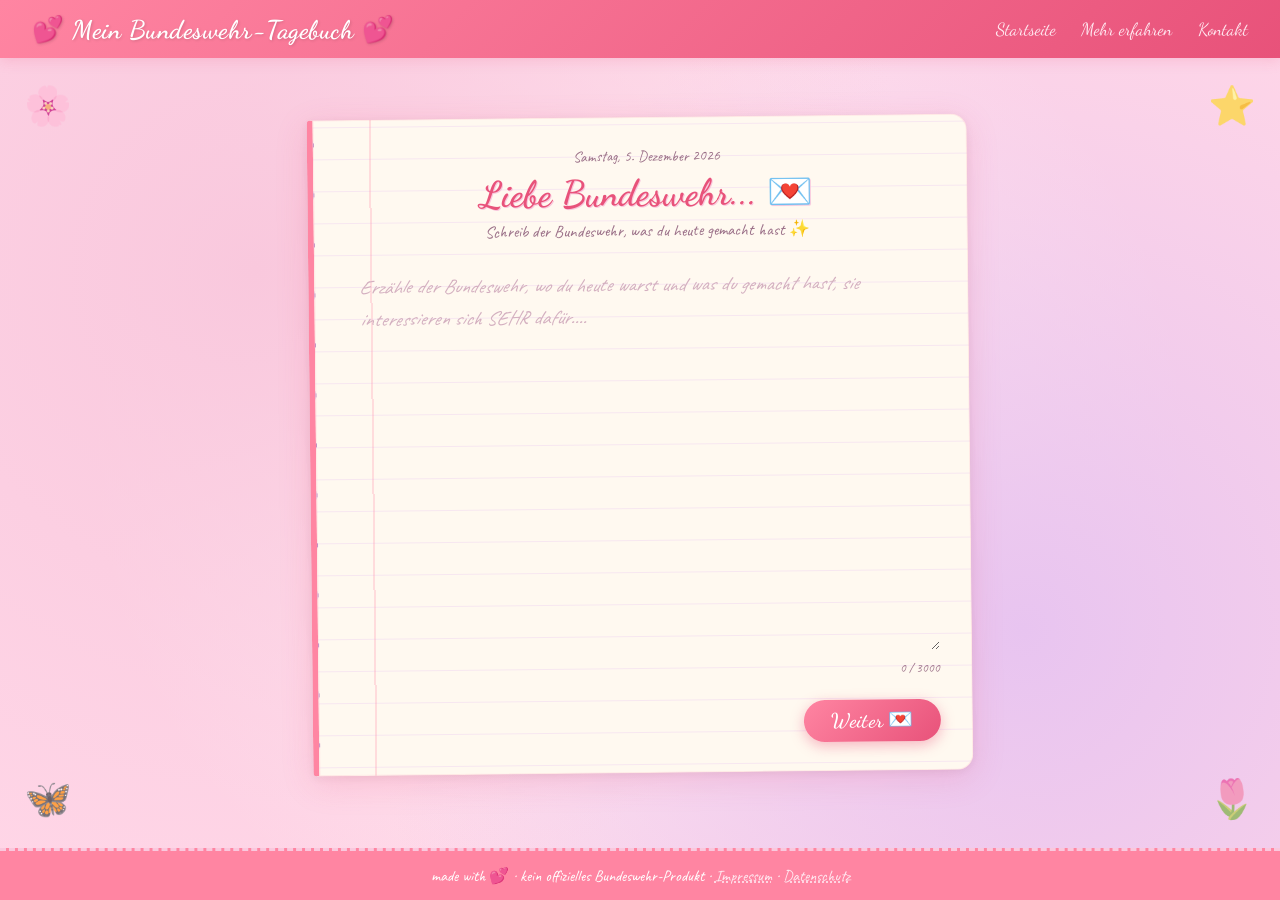
<file: index.html>
<!DOCTYPE html>
<html lang="de">
<head>
  <meta charset="UTF-8" />
  <meta name="viewport" content="width=device-width, initial-scale=1.0" />
  <title>Liebe Bundeswehr 💕</title>
  <link rel="stylesheet" href="style.css" />
</head>
<body>

  <!-- ═══════════════════════════ NAV ═══════════════════════════ -->
  <nav class="site-nav">
    <span class="nav-logo">💕 Mein Bundeswehr-Tagebuch 💕</span>
    <ul class="nav-links">
      <li><a href="/">Startseite</a></li>
      <li><a href="/about">Mehr erfahren</a></li>
      <li><a href="https://www.be.linksjugend-solid.de/basisgruppen_/">Kontakt</a></li>
    </ul>
  </nav>

  <!-- ═══════════════════════════ MAIN ═══════════════════════════ -->
  <main class="main-content">

    <!-- Decorative doodles -->
    <span class="doodle doodle-tl">🌸</span>
    <span class="doodle doodle-tr">⭐</span>
    <span class="doodle doodle-bl">🦋</span>
    <span class="doodle doodle-br">🌷</span>

    <!-- ───── STEP 1: Diary Entry ───── -->
    <section id="step-entry" class="diary-card">
      <div class="diary-header">
        <span class="diary-date" id="diary-date"></span>
        <h1 class="diary-title">Liebe Bundeswehr...&nbsp;💌</h1>
        <p class="diary-subtitle">Schreib der Bundeswehr, was du heute gemacht hast&nbsp;✨</p>
      </div>

      <div class="diary-lines">
        <label for="diary-text" class="sr-only">Dein Tagebucheintrag</label>
        <textarea
          id="diary-text"
          class="diary-textarea"
          rows="12"
          placeholder="Erzähle der Bundeswehr, wo du heute warst und was du gemacht hast, sie interessieren sich SEHR dafür...."
          maxlength="3000"
        ></textarea>
        <div class="char-counter"><span id="char-count">0</span> / 3000</div>
      </div>

      <div class="card-actions">
        <button class="btn btn-primary" id="btn-next">
          Weiter&nbsp;💌
        </button>
      </div>
    </section>

    <!-- ───── STEP 2: Location Picker ───── -->
    <section id="step-location" class="diary-card hidden">
      <div class="diary-header">
        <h2 class="diary-title">An welches Karrierecenter?&nbsp;📍</h2>
        <p class="diary-subtitle">Wähle das nächste Bundeswehr-Karrierecenter in deiner Nähe&nbsp;🗺️</p>
      </div>

      <div class="location-block">
        <button class="btn btn-geo" id="btn-geo">
          📍 Nächstes automatisch finden
        </button>
        <p class="geo-status" id="geo-status"></p>

        <label for="center-select" class="select-label">Oder selbst wählen:</label>
        <select id="center-select" class="diary-select">
          <option value="" disabled selected>— Karrierecenter wählen —</option>
        </select>

        <div class="selected-info hidden" id="selected-info">
          <p>📬 E-Mail-Adresse: <strong id="selected-email"></strong></p>
        </div>
      </div>

      <div class="card-actions">
        <button class="btn btn-secondary" id="btn-back">
          ← Zurück
        </button>
        <button class="btn btn-primary" id="btn-send" disabled>
          Absenden&nbsp;💌
        </button>
      </div>
    </section>

    <!-- ───── STEP 3: Confirmation ───── -->
    <section id="step-done" class="diary-card hidden">
      <div class="diary-header">
        <div class="success-heart">💖</div>
        <h2 class="diary-title">E-Mail wird geöffnet!</h2>
        <p class="diary-subtitle">
          Dein E-Mail-Programm sollte sich gleich öffnen.<br />
          Klicke dort auf <em>Senden</em> um deinen Eintrag abzuschicken&nbsp;✉️
        </p>
      </div>
      <div class="card-actions">
        <button class="btn btn-secondary" id="btn-restart">
          🌸 Neuen Eintrag schreiben
        </button>
      </div>
    </section>

  </main>

  <!-- ═══════════════════════════ FOOTER ═══════════════════════════ -->
  <footer class="site-footer">
    <p class="footer-note">
      made with 💕 · kein offizielles Bundeswehr-Produkt · <a href="#">Impressum</a> · <a href="#">Datenschutz</a>
    </p>
  </footer>

  <script src="script.js"></script>
</body>
</html>
</file>
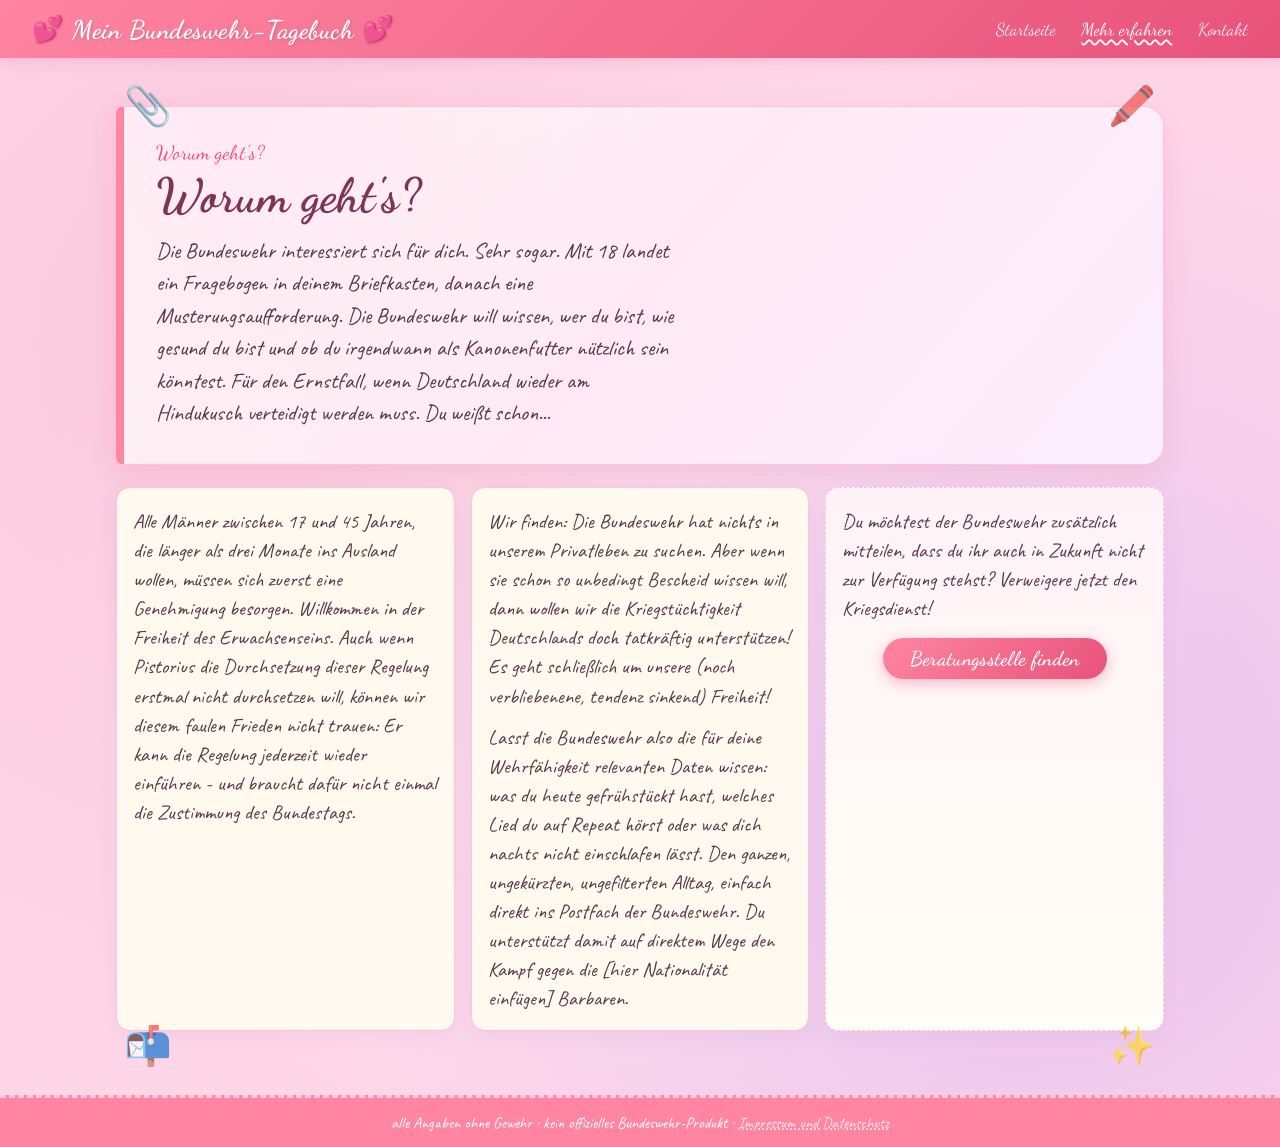
<file: about/index.html>
<!DOCTYPE html>
<html lang="de">

<head>
  <meta charset="UTF-8">
  <meta name="viewport" content="width=device-width, initial-scale=1.0">
  <title>Worum geht's</title>
  <link rel="stylesheet" href="../style.css" />

</head>

<body>
  <nav class="site-nav">
    <span class="nav-logo">💕 Mein Bundeswehr-Tagebuch 💕</span>
    <ul class="nav-links">
      <li><a href="/">Startseite</a></li>
      <li><a href="/about" aria-current="page">Mehr erfahren</a></li>
      <li><a href="https://www.be.linksjugend-solid.de/basisgruppen_/" target="_blank" rel="noopener noreferrer">Kontakt</a></li>
    </ul>
  </nav>

  <main class="about-main">
    <span class="doodle doodle-tl" aria-hidden="true">📎</span>
    <span class="doodle doodle-tr" aria-hidden="true">🖍️</span>
    <span class="doodle doodle-bl" aria-hidden="true">📬</span>
    <span class="doodle doodle-br" aria-hidden="true">✨</span>

    <section class="about-hero">
      <p class="about-kicker">Worum geht's?</p>
      <h1 class="about-title">Worum geht's?</h1>
      <p class="about-lead">Die Bundeswehr interessiert sich für dich. Sehr sogar. Mit 18 landet ein Fragebogen in deinem Briefkasten, danach
      eine Musterungsaufforderung. Die Bundeswehr will wissen, wer du bist, wie gesund du bist und ob du irgendwann als
      Kanonenfutter nützlich sein könntest. Für den Ernstfall, wenn Deutschland wieder am Hindukusch verteidigt werden
      muss. Du weißt schon...</p>
    </section>

    <section class="about-grid">
      <article class="about-card">
        <p>Alle Männer zwischen 17 und 45 Jahren, die länger als drei Monate ins Ausland wollen, müssen sich zuerst eine
      Genehmigung besorgen. Willkommen in der Freiheit des Erwachsenseins. Auch wenn Pistorius die Durchsetzung dieser
      Regelung erstmal nicht durchsetzen will, können wir diesem faulen Frieden nicht trauen: Er kann die Regelung
      jederzeit wieder einführen - und braucht dafür nicht einmal die Zustimmung des Bundestags.</p>
      </article>

      <article class="about-card">
        <p>Wir finden: Die Bundeswehr hat nichts in unserem Privatleben zu suchen. Aber wenn sie schon so unbedingt Bescheid
      wissen will, dann wollen wir die Kriegstüchtigkeit Deutschlands doch tatkräftig unterstützen! Es geht schließlich
      um unsere (noch verbliebenene, tendenz sinkend) Freiheit!</p>
       <p>Lasst die Bundeswehr also die für deine Wehrfähigkeit relevanten Daten wissen: was du heute gefrühstückt hast,
      welches Lied du auf Repeat hörst oder was dich nachts nicht einschlafen lässt. Den ganzen, ungekürzten,
      ungefilterten Alltag, einfach direkt ins Postfach der Bundeswehr. Du unterstützt damit auf direktem Wege den Kampf
      gegen die [hier Nationalität einfügen] Barbaren. </p>
      </article>

      <article class="about-card about-card-highlight">
       
        <p>Du möchtest der Bundeswehr zusätzlich mitteilen, dass du ihr auch in Zukunft nicht zur Verfügung stehst? Verweigere jetzt den Kriegsdienst!</p>
        <a class="btn btn-primary about-cta-btn" href="https://www.faqwehrpflicht.de/#:~:text=Beratungsstellen in deiner Nähe">Beratungsstelle finden</a>
      </article>
    </section>
  </main>
  <footer class="site-footer">
    <p class="footer-note">
      alle Angaben ohne Gewehr · kein offizielles Bundeswehr-Produkt · <a href="https://www.be.linksjugend-solid.de/impressum/">Impressum und Datenschutz</a></p>
  </footer>
</body>

</html>
</file>
<file: style.css>
/* ═══════════════════════════════════════════════════
   LIEBES TAGEBUCH 💕 — Stylesheet
   Palette:
     cream:    #FFF9F0
     pink:     #FFD6E7
     rose:     #FF85A2
     raspberry:#E8527A
     lavender: #E8C4F0
     purple:   #C28FC5
     text:     #5A3A4A
   ═══════════════════════════════════════════════════ */

@font-face {
  font-family: 'Caveat';
  src: url('assets/fonts/Caveat/Caveat-VariableFont_wght.ttf') format('truetype');
  font-weight: 400 700;
  font-style: normal;
  font-display: swap;
}

@font-face {
  font-family: 'Dancing Script';
  src: url('assets/fonts/Dancing_Script/DancingScript-VariableFont_wght.ttf') format('truetype');
  font-weight: 400 700;
  font-style: normal;
  font-display: swap;
}

/* ─── Reset & Base ─── */
*, *::before, *::after {
  box-sizing: border-box;
  margin: 0;
  padding: 0;
}

:root {
  --cream:     #FFF9F0;
  --pink:      #FFD6E7;
  --rose:      #FF85A2;
  --raspberry: #E8527A;
  --lavender:  #E8C4F0;
  --purple:    #C28FC5;
  --text:      #5A3A4A;
  --text-muted:#9B7088;
  --shadow:    rgba(232, 82, 122, 0.18);
  --line-gap:  32px;
}

html {
  font-size: 16px;
}

body {
  font-family: 'Caveat', cursive;
  color: var(--text);
  background-color: var(--pink);
  /* Subtle scattered hearts via SVG data URI */
  background-image:
    radial-gradient(circle at 20% 30%, #f9c8dd 0%, transparent 55%),
    radial-gradient(circle at 80% 70%, var(--lavender) 0%, transparent 55%),
    radial-gradient(circle at 50% 50%, #fff0f6 0%, transparent 70%);
  min-height: 100vh;
  display: flex;
  flex-direction: column;
}

/* Utility */
.hidden { display: none !important; }
.sr-only {
  position: absolute;
  width: 1px; height: 1px;
  padding: 0; margin: -1px;
  overflow: hidden;
  clip: rect(0,0,0,0);
  white-space: nowrap;
  border: 0;
}

/* ─── Navigation ─── */
.site-nav {
  background: linear-gradient(135deg, var(--rose) 0%, var(--raspberry) 100%);
  padding: 0.85rem 2rem;
  display: flex;
  align-items: center;
  justify-content: space-between;
  box-shadow: 0 3px 12px var(--shadow);
  position: sticky;
  top: 0;
  z-index: 100;
}

.nav-logo {
  font-family: 'Dancing Script', cursive;
  font-size: 1.6rem;
  font-weight: 700;
  color: #fff;
  letter-spacing: 0.5px;
  text-shadow: 1px 1px 3px rgba(0,0,0,0.15);
}

.nav-links {
  list-style: none;
  display: flex;
  gap: 1.6rem;
}

.nav-links a {
  font-family: 'Dancing Script', cursive;
  font-size: 1.1rem;
  color: #ffe8f0;
  text-decoration: none;
  transition: color 0.2s;
}

.nav-links a:hover {
  color: #fff;
  text-decoration: underline wavy 1.5px;
}

.nav-links a[aria-current='page'] {
  color: #fff;
  text-decoration: underline wavy 1.5px;
  text-underline-offset: 4px;
}

/* ─── Main Content ─── */
.main-content {
  flex: 1;
  display: flex;
  align-items: center;
  justify-content: center;
  padding: 3rem 1rem 4rem;
  position: relative;
}

/* Floating decorative doodles */
.doodle {
  position: absolute;
  font-size: 2.4rem;
  user-select: none;
  pointer-events: none;
  animation: float 4s ease-in-out infinite;
  opacity: 0.7;
}
.doodle-tl { top: 1.5rem;   left: 1.5rem;  animation-delay: 0s; }
.doodle-tr { top: 1.5rem;   right: 1.5rem; animation-delay: 1s; }
.doodle-bl { bottom: 1.5rem; left: 1.5rem; animation-delay: 2s; }
.doodle-br { bottom: 1.5rem; right: 1.5rem; animation-delay: 3s; }

@keyframes float {
  0%, 100% { transform: translateY(0); }
  50%       { transform: translateY(-10px); }
}

/* ─── Diary Card ─── */
.diary-card {
  background: var(--cream);
  width: 100%;
  max-width: 660px;
  border-radius: 4px 16px 16px 4px;
  box-shadow:
    0 8px 32px var(--shadow),
    0 2px 8px rgba(0,0,0,0.06),
    inset 0 0 0 1px rgba(255,133,162,0.15);
  transform: rotate(-0.6deg);
  overflow: hidden;
  position: relative;

  /* Left "spine" strip */
  border-left: 6px solid var(--rose);

  /* Ruled lines via background */
  background-image:
    /* Margin line (pink) */
    linear-gradient(90deg, transparent 56px, #ff85a240 56px, #ff85a240 58px, transparent 58px),
    /* Horizontal rules */
    repeating-linear-gradient(
      to bottom,
      transparent 0px,
      transparent calc(var(--line-gap) - 1px),
      #e8c4f055 calc(var(--line-gap) - 1px),
      #e8c4f055 var(--line-gap)
    );
  background-size: 100% 100%, 100% var(--line-gap);
  background-position: 0 0, 0 72px;
}

/* Pink binding holes along the left */
.diary-card::before {
  content: '';
  position: absolute;
  left: -14px;
  top: 0; bottom: 0;
  width: 20px;
  background-image: radial-gradient(circle, #c28fc5 5px, transparent 5px);
  background-size: 20px 50px;
  background-repeat: repeat-y;
}

/* ─── Diary Header ─── */
.diary-header {
  padding: 1.8rem 2rem 0.5rem 2.8rem;
  text-align: center;
}

.diary-date {
  font-family: 'Caveat', cursive;
  font-size: 0.95rem;
  color: var(--text-muted);
  display: block;
  margin-bottom: 0.3rem;
}

.diary-title {
  font-family: 'Dancing Script', cursive;
  font-size: 2.3rem;
  font-weight: 700;
  color: var(--raspberry);
  line-height: 1.2;
  text-shadow: 1px 1px 0 #f9c8dd;
}

.diary-subtitle {
  font-size: 1.05rem;
  color: var(--text-muted);
  margin-top: 0.35rem;
}

/* ─── Textarea ─── */
.diary-lines {
  padding: 1rem 2rem 0 2.8rem;
  position: relative;
}

.diary-textarea {
  width: 100%;
  min-height: 300px;
  background: transparent;
  border: none;
  outline: none;
  resize: vertical;
  font-family: 'Caveat', cursive;
  font-size: 1.25rem;
  line-height: var(--line-gap);
  color: var(--text);
  padding: 0;
  /* Align text to the ruled lines */
  padding-top: 4px;
  caret-color: var(--raspberry);
}

.diary-textarea::placeholder {
  color: #d4b0c0;
  font-style: italic;
}

.char-counter {
  font-size: 0.8rem;
  color: var(--text-muted);
  text-align: right;
  margin-top: 0.3rem;
}

/* ─── Location Block ─── */
.location-block {
  padding: 1.2rem 2rem 0.5rem 2.8rem;
  display: flex;
  flex-direction: column;
  gap: 0.9rem;
}

.btn-geo {
  align-self: flex-start;
}

.geo-status {
  font-size: 0.95rem;
  color: var(--purple);
  min-height: 1.2em;
}

.select-label {
  font-size: 1.1rem;
  color: var(--text-muted);
}

.diary-select {
  font-family: 'Caveat', cursive;
  font-size: 1.1rem;
  color: var(--text);
  background: #fff;
  border: 2px solid var(--lavender);
  border-radius: 12px;
  padding: 0.5rem 1rem;
  cursor: pointer;
  transition: border-color 0.2s, box-shadow 0.2s;
  outline: none;
}

.diary-select:focus {
  border-color: var(--rose);
  box-shadow: 0 0 0 3px #ff85a230;
}

.selected-info {
  background: #fff0f7;
  border: 1.5px dashed var(--rose);
  border-radius: 10px;
  padding: 0.6rem 1rem;
  font-size: 1rem;
  color: var(--text);
}

/* ─── Buttons ─── */
.card-actions {
  padding: 1.4rem 2rem 1.8rem 2.8rem;
  display: flex;
  gap: 0.9rem;
  justify-content: flex-end;
  flex-wrap: wrap;
}

.btn {
  font-family: 'Dancing Script', cursive;
  font-size: 1.25rem;
  font-weight: 600;
  border: none;
  border-radius: 50px;
  padding: 0.55rem 1.7rem;
  cursor: pointer;
  transition: transform 0.15s, box-shadow 0.15s, filter 0.15s;
  position: relative;
  letter-spacing: 0.3px;
}

.btn:active { transform: scale(0.96) !important; }

.btn-primary {
  background: linear-gradient(135deg, var(--rose) 0%, var(--raspberry) 100%);
  color: #fff;
  box-shadow: 0 4px 14px rgba(232,82,122,0.4);
}

.btn-primary:hover {
  transform: translateY(-2px) rotate(0.5deg);
  box-shadow: 0 6px 20px rgba(232,82,122,0.5);
}

.btn-primary:disabled {
  filter: grayscale(50%) opacity(0.6);
  cursor: not-allowed;
  transform: none;
  box-shadow: none;
}

.btn-secondary {
  background: var(--lavender);
  color: var(--purple);
  box-shadow: 0 3px 10px rgba(194,143,197,0.25);
}

.btn-secondary:hover {
  transform: translateY(-2px);
  box-shadow: 0 5px 14px rgba(194,143,197,0.35);
}

.btn-geo {
  background: linear-gradient(135deg, #b8e0ff 0%, #a0c4ff 100%);
  color: #3a5a80;
  box-shadow: 0 3px 10px rgba(100,160,230,0.25);
  font-family: 'Caveat', cursive;
  font-size: 1.05rem;
  font-weight: 500;
}

.btn-geo:hover {
  transform: translateY(-2px);
  box-shadow: 0 5px 14px rgba(100,160,230,0.35);
}

/* ─── Success Step ─── */
.success-heart {
  font-size: 4rem;
  line-height: 1;
  margin-bottom: 0.5rem;
  animation: heartbeat 1.1s ease infinite;
}

@keyframes heartbeat {
  0%, 100% { transform: scale(1); }
  14%       { transform: scale(1.25); }
  28%       { transform: scale(1); }
  42%       { transform: scale(1.15); }
  70%       { transform: scale(1); }
}

/* ─── Footer ─── */
.site-footer {
  background: var(--rose);
  padding: 0.9rem 2rem;
  text-align: center;
  border-top: 3px dashed #f9c8dd;
}

.footer-note {
  font-family: 'Caveat', cursive;
  font-size: 1rem;
  color: #fff;
}

.footer-note a {
  color: #ffe8f0;
  text-decoration: underline dotted;
}

.footer-note a:hover {
  color: #fff;
}

/* ─── About Page ─── */
.about-main {
  flex: 1;
  max-width: 1080px;
  width: 100%;
  margin: 0 auto;
  padding: 3rem 1rem 4rem;
  position: relative;
}

.about-hero {
  background:
    radial-gradient(circle at 10% 0%, #ffe9f3 0%, transparent 45%),
    linear-gradient(130deg, #fff8f6 0%, #ffeaf4 50%, #fceefe 100%);
  border: 1px solid #f8c8da;
  border-left: 8px solid var(--rose);
  border-radius: 8px 20px 20px 8px;
  box-shadow: 0 8px 26px rgba(232, 82, 122, 0.15);
  padding: 2.1rem 2rem;
  margin-bottom: 1.4rem;
}

.about-kicker {
  font-family: 'Dancing Script', cursive;
  font-size: 1.25rem;
  color: var(--raspberry);
}

.about-title {
  font-family: 'Dancing Script', cursive;
  font-size: clamp(2rem, 4vw, 3rem);
  line-height: 1.08;
  color: #7e3454;
  margin: 0.35rem 0 0.8rem;
}

.about-lead {
  font-size: 1.4rem;
  line-height: 1.45;
  max-width: 52ch;
}

.about-cta {
  display: inline-block;
  margin-top: 1rem;
  font-family: 'Dancing Script', cursive;
  font-size: 1.3rem;
  text-decoration: none;
  color: #fff;
  background: linear-gradient(135deg, var(--rose) 0%, var(--raspberry) 100%);
  padding: 0.45rem 1.3rem;
  border-radius: 999px;
  box-shadow: 0 4px 14px rgba(232,82,122,0.35);
  transition: transform 0.2s, box-shadow 0.2s;
}

.about-cta:hover {
  transform: translateY(-2px);
  box-shadow: 0 6px 16px rgba(232,82,122,0.45);
}

.about-grid {
  display: grid;
  grid-template-columns: repeat(3, minmax(0, 1fr));
  gap: 1rem;
}

.about-card {
  background: var(--cream);
  border-radius: 14px;
  border: 1px solid #f6c8d8;
  box-shadow: 0 6px 18px rgba(194, 143, 197, 0.14);
  padding: 1.2rem 1rem 1.05rem;
}

.about-card h2 {
  font-family: 'Dancing Script', cursive;
  font-size: 1.8rem;
  color: #90405f;
  margin-bottom: 0.45rem;
}

.about-card p {
  font-size: 1.28rem;
  line-height: 1.42;
  margin-bottom: 0.75rem;
}

.about-card p:last-child {
  margin-bottom: 0;
}

.about-card a:not(.btn) {
  color: var(--raspberry);
  font-weight: 700;
}

.about-cta-btn {
  display: block;
  width: fit-content;
  margin: 0.9rem auto 0;
}

.about-cta-btn,
.about-cta-btn:visited {
  color: #fff;
  text-decoration: none;
}

.about-card-highlight {
  background: linear-gradient(180deg, #fff3f8 0%, #fffdf5 100%);
  border-style: dashed;
}

/* ─── Responsive ─── */
@media (max-width: 700px) {
  .site-nav {
    flex-wrap: wrap;
    justify-content: center;
    gap: 0.6rem;
    padding: 0.75rem 0.75rem 0.65rem;
  }

  .nav-logo {
    width: 100%;
    text-align: center;
    font-size: 1.35rem;
  }

  .nav-links {
    display: flex;
    width: 100%;
    justify-content: flex-start;
    gap: 0.45rem;
    overflow-x: auto;
    overscroll-behavior-x: contain;
    -webkit-overflow-scrolling: touch;
    padding: 0.1rem 0.1rem 0.35rem;
    scrollbar-width: none;
  }

  .nav-links::-webkit-scrollbar {
    display: none;
  }

  .nav-links li {
    flex: 0 0 auto;
  }

  .nav-links a {
    display: inline-block;
    font-size: 1rem;
    white-space: nowrap;
    padding: 0.3rem 0.75rem;
    border-radius: 999px;
    background: rgba(255, 255, 255, 0.16);
    border: 1px solid rgba(255, 255, 255, 0.25);
  }

  .nav-links a[aria-current='page'] {
    background: rgba(255, 255, 255, 0.28);
    text-decoration: none;
  }

  .main-content {
    padding: 2rem 0.6rem 2.6rem;
  }

  .diary-card { transform: rotate(0deg); border-radius: 8px; }
  .diary-title { font-size: 1.8rem; }
  .doodle { font-size: 1.6rem; }
  .card-actions { justify-content: center; }

  .diary-header,
  .diary-lines,
  .location-block,
  .card-actions {
    padding-left: 1rem;
    padding-right: 1rem;
  }

  .diary-textarea {
    min-height: 250px;
  }

  .about-main {
    padding: 2rem 0.75rem 3rem;
  }

  .about-hero {
    padding: 1.4rem 1rem;
  }

  .about-lead,
  .about-card p {
    font-size: 1.15rem;
  }

  .about-grid {
    grid-template-columns: 1fr;
  }
}

@media (min-width: 701px) and (max-width: 1020px) {
  .about-grid {
    grid-template-columns: repeat(2, minmax(0, 1fr));
  }

  .about-card:last-child {
    grid-column: 1 / -1;
  }
}
</file>
